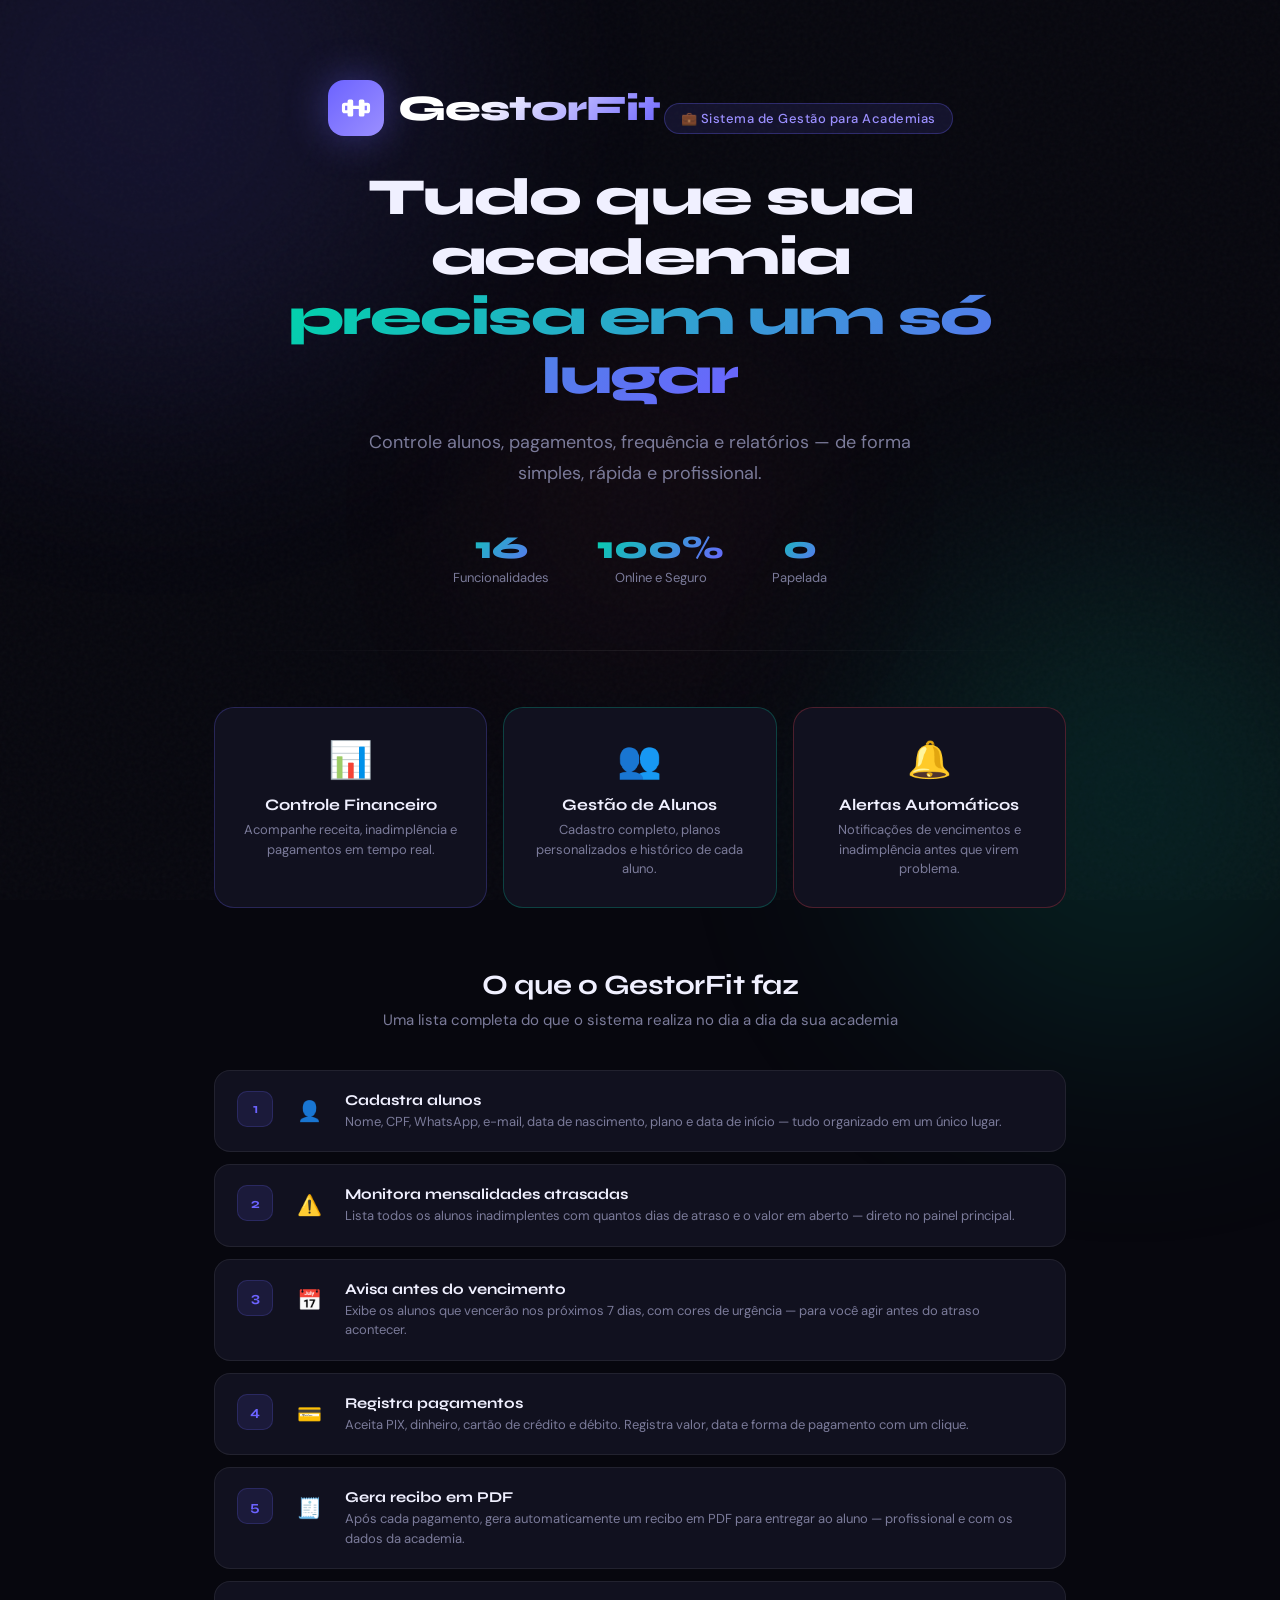
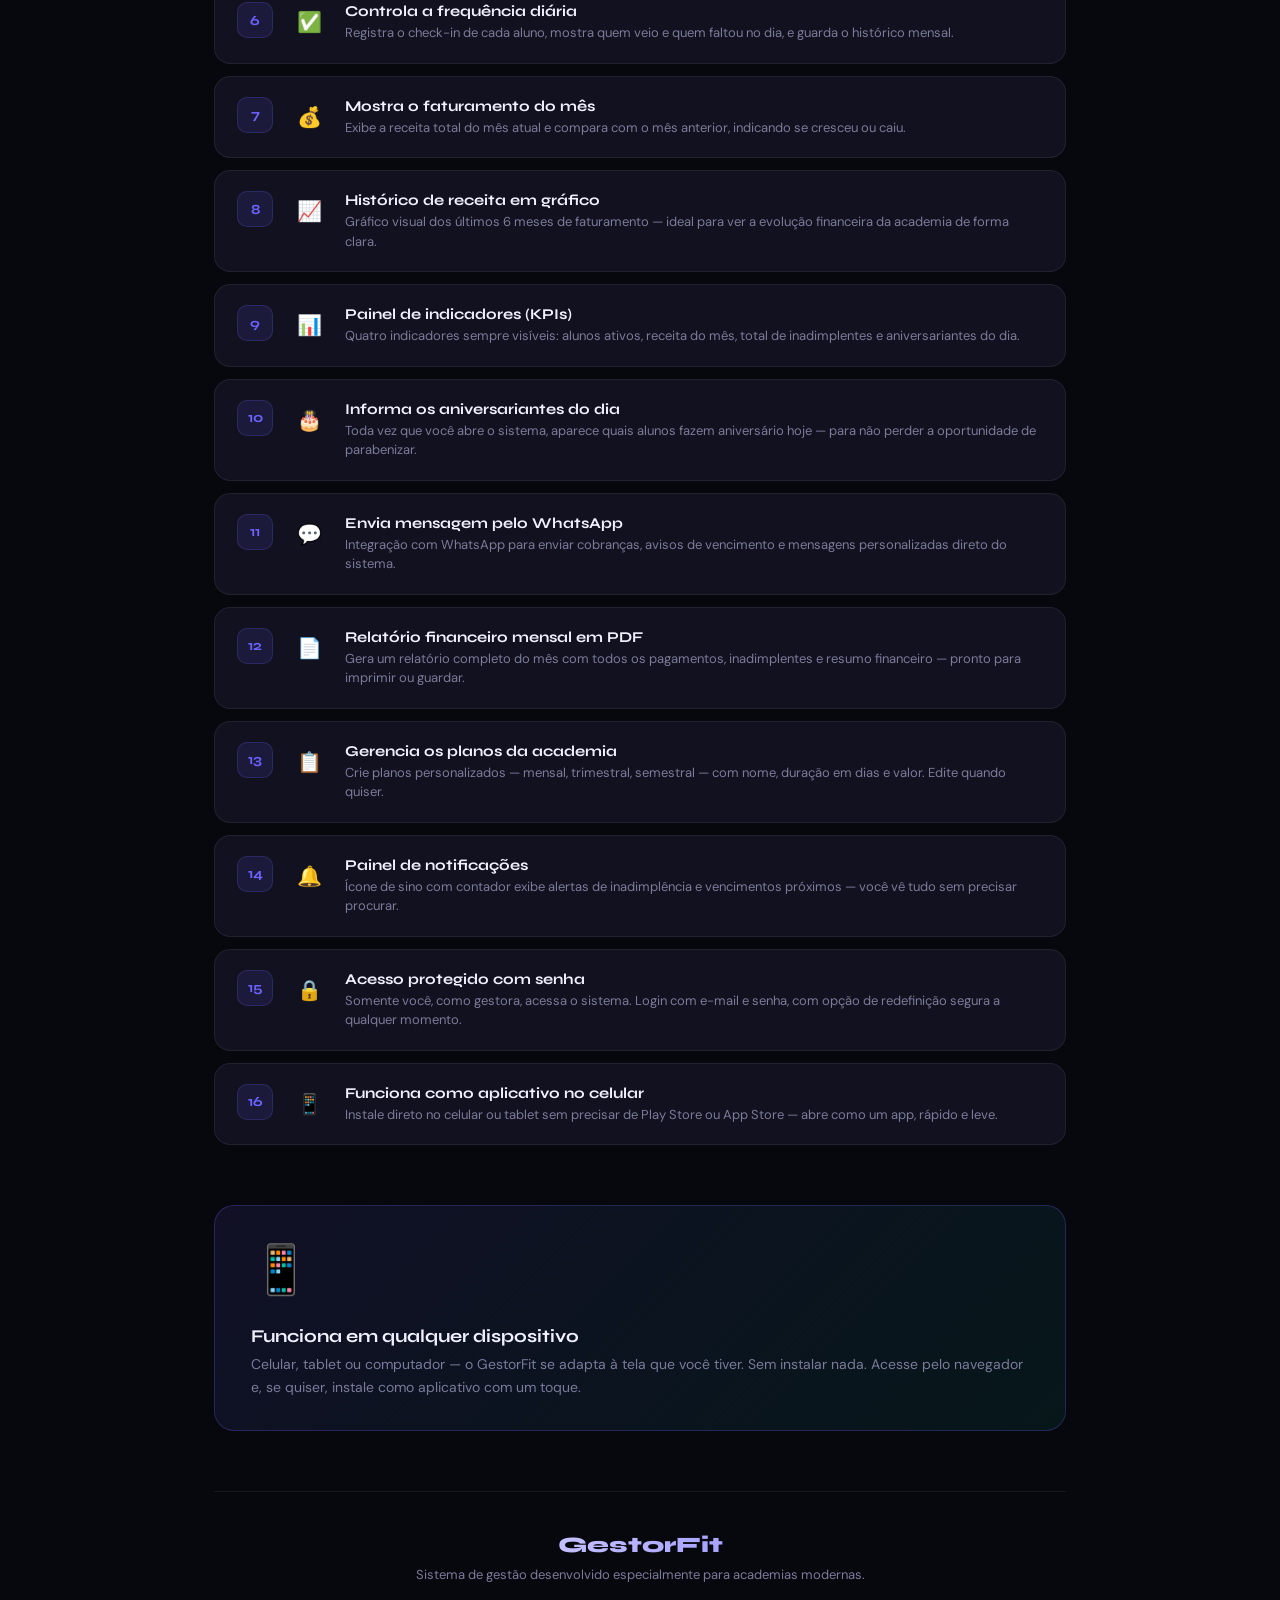
<file: apresentacao.html>
<!DOCTYPE html>
<html lang="pt-BR">
<head>
  <meta charset="UTF-8">
  <meta name="viewport" content="width=device-width, initial-scale=1.0">
  <link rel="apple-touch-icon" href="assets/icon-192.png">
  <title>GestorFit — Apresentação</title>
  <link rel="preconnect" href="https://fonts.googleapis.com">
  <link rel="preconnect" href="https://fonts.gstatic.com" crossorigin>
  <link href="https://fonts.googleapis.com/css2?family=Syne:wght@400;600;700;800&family=DM+Sans:wght@300;400;500;600&display=swap" rel="stylesheet">
  <style>
    *, *::before, *::after { box-sizing: border-box; margin: 0; padding: 0; }

    :root {
      --accent: #6C63FF;
      --accent2: #00D4AA;
      --danger: #FF4757;
      --warning: #FFA502;
      --bg: #07070E;
      --bg2: #0D0D1A;
      --card: #11111F;
      --border: rgba(255,255,255,0.07);
      --text: #F0F0FF;
      --muted: #7B7B9A;
    }

    html { scroll-behavior: smooth; }

    body {
      font-family: 'DM Sans', sans-serif;
      background: var(--bg);
      color: var(--text);
      min-height: 100vh;
      overflow-x: hidden;
    }

    /* ── NOISE TEXTURE ── */
    body::before {
      content: '';
      position: fixed;
      inset: 0;
      background-image: url("data:image/svg+xml,%3Csvg viewBox='0 0 256 256' xmlns='http://www.w3.org/2000/svg'%3E%3Cfilter id='n'%3E%3CfeTurbulence type='fractalNoise' baseFrequency='0.9' numOctaves='4' stitchTiles='stitch'/%3E%3C/filter%3E%3Crect width='100%25' height='100%25' filter='url(%23n)' opacity='0.03'/%3E%3C/svg%3E");
      pointer-events: none;
      z-index: 0;
    }

    /* ── GLOW BLOBS ── */
    .blob {
      position: fixed;
      border-radius: 50%;
      filter: blur(120px);
      opacity: 0.12;
      pointer-events: none;
      z-index: 0;
    }
    .blob-1 { width: 600px; height: 600px; background: var(--accent); top: -200px; left: -150px; }
    .blob-2 { width: 500px; height: 500px; background: var(--accent2); bottom: -150px; right: -100px; }
    .blob-3 { width: 300px; height: 300px; background: var(--danger); top: 40%; left: 50%; transform: translateX(-50%); opacity: 0.06; }

    /* ── CONTAINER ── */
    .wrapper { position: relative; z-index: 1; max-width: 900px; margin: 0 auto; padding: 0 24px 80px; }

    /* ── HERO ── */
    .hero {
      text-align: center;
      padding: 80px 0 64px;
    }

    .logo-wrap {
      display: inline-flex;
      align-items: center;
      gap: 14px;
      margin-bottom: 32px;
    }

    .logo-icon {
      width: 56px;
      height: 56px;
      background: linear-gradient(135deg, var(--accent), #9B8FFF);
      border-radius: 16px;
      display: flex;
      align-items: center;
      justify-content: center;
      box-shadow: 0 0 40px rgba(108,99,255,0.4);
    }

    .logo-icon svg {
      width: 30px;
      height: 30px;
      stroke: white;
      fill: none;
      stroke-width: 2.5;
      stroke-linecap: round;
      stroke-linejoin: round;
    }

    .logo-name {
      font-family: 'Syne', sans-serif;
      font-size: 36px;
      font-weight: 800;
      background: linear-gradient(135deg, #fff 30%, var(--accent));
      -webkit-background-clip: text;
      -webkit-text-fill-color: transparent;
      background-clip: text;
      letter-spacing: -1px;
    }

    .hero-badge {
      display: inline-block;
      padding: 6px 16px;
      background: rgba(108,99,255,0.12);
      border: 1px solid rgba(108,99,255,0.3);
      border-radius: 100px;
      font-size: 13px;
      color: #9B8FFF;
      font-weight: 500;
      margin-bottom: 24px;
      letter-spacing: 0.5px;
    }

    .hero h1 {
      font-family: 'Syne', sans-serif;
      font-size: clamp(32px, 6vw, 52px);
      font-weight: 800;
      line-height: 1.15;
      letter-spacing: -1.5px;
      margin-bottom: 20px;
    }

    .hero h1 span {
      background: linear-gradient(135deg, var(--accent2), var(--accent));
      -webkit-background-clip: text;
      -webkit-text-fill-color: transparent;
      background-clip: text;
    }

    .hero p {
      font-size: 18px;
      color: var(--muted);
      max-width: 560px;
      margin: 0 auto 40px;
      line-height: 1.7;
      font-weight: 400;
    }

    .hero-stats {
      display: flex;
      justify-content: center;
      gap: 48px;
      flex-wrap: wrap;
    }

    .stat-item {
      text-align: center;
    }

    .stat-num {
      font-family: 'Syne', sans-serif;
      font-size: 32px;
      font-weight: 800;
      background: linear-gradient(135deg, var(--accent2), var(--accent));
      -webkit-background-clip: text;
      -webkit-text-fill-color: transparent;
      background-clip: text;
    }

    .stat-label {
      font-size: 13px;
      color: var(--muted);
      margin-top: 2px;
    }

    /* ── DIVIDER ── */
    .divider {
      height: 1px;
      background: linear-gradient(90deg, transparent, var(--border), transparent);
      margin: 0 0 56px;
    }

    /* ── SECTION TITLE ── */
    .section-title {
      text-align: center;
      margin-bottom: 40px;
    }

    .section-title h2 {
      font-family: 'Syne', sans-serif;
      font-size: 28px;
      font-weight: 700;
      margin-bottom: 8px;
      letter-spacing: -0.5px;
    }

    .section-title p {
      font-size: 15px;
      color: var(--muted);
    }

    /* ── FEATURE LIST ── */
    .features {
      display: flex;
      flex-direction: column;
      gap: 12px;
      margin-bottom: 60px;
    }

    .feature-item {
      display: flex;
      align-items: flex-start;
      gap: 16px;
      background: var(--card);
      border: 1px solid var(--border);
      border-radius: 16px;
      padding: 20px 22px;
      transition: border-color .2s, transform .2s, box-shadow .2s;
      cursor: default;
    }

    .feature-item:hover {
      border-color: rgba(108,99,255,0.3);
      transform: translateX(4px);
      box-shadow: 0 8px 32px rgba(0,0,0,0.3), -4px 0 0 var(--accent);
    }

    .feature-num {
      flex-shrink: 0;
      width: 36px;
      height: 36px;
      border-radius: 10px;
      display: flex;
      align-items: center;
      justify-content: center;
      font-family: 'Syne', sans-serif;
      font-size: 14px;
      font-weight: 700;
      background: rgba(108,99,255,0.12);
      color: var(--accent);
      border: 1px solid rgba(108,99,255,0.2);
    }

    .feature-icon {
      flex-shrink: 0;
      width: 40px;
      height: 40px;
      border-radius: 12px;
      display: flex;
      align-items: center;
      justify-content: center;
      font-size: 20px;
    }

    .feature-body {
      flex: 1;
    }

    .feature-title {
      font-family: 'Syne', sans-serif;
      font-size: 15px;
      font-weight: 700;
      margin-bottom: 3px;
      color: var(--text);
    }

    .feature-desc {
      font-size: 13px;
      color: var(--muted);
      line-height: 1.5;
    }

    /* ── HIGHLIGHT CARDS ── */
    .highlights {
      display: grid;
      grid-template-columns: repeat(auto-fit, minmax(240px, 1fr));
      gap: 16px;
      margin-bottom: 60px;
    }

    .highlight-card {
      background: var(--card);
      border: 1px solid var(--border);
      border-radius: 20px;
      padding: 28px 24px;
      text-align: center;
      transition: transform .2s, box-shadow .2s;
    }

    .highlight-card:hover {
      transform: translateY(-4px);
      box-shadow: 0 20px 60px rgba(0,0,0,0.4);
    }

    .highlight-card.purple { border-color: rgba(108,99,255,0.25); }
    .highlight-card.teal   { border-color: rgba(0,212,170,0.25); }
    .highlight-card.red    { border-color: rgba(255,71,87,0.25); }

    .highlight-emoji { font-size: 36px; margin-bottom: 12px; display: block; }

    .highlight-card h3 {
      font-family: 'Syne', sans-serif;
      font-size: 16px;
      font-weight: 700;
      margin-bottom: 6px;
    }

    .highlight-card p {
      font-size: 13px;
      color: var(--muted);
      line-height: 1.5;
    }

    /* ── PWA BANNER ── */
    .pwa-banner {
      background: linear-gradient(135deg, rgba(108,99,255,0.1), rgba(0,212,170,0.08));
      border: 1px solid rgba(108,99,255,0.25);
      border-radius: 20px;
      padding: 32px 36px;
      display: flex;
      align-items: center;
      gap: 24px;
      margin-bottom: 60px;
      flex-wrap: wrap;
    }

    .pwa-banner-icon {
      font-size: 48px;
      flex-shrink: 0;
    }

    .pwa-banner-text h3 {
      font-family: 'Syne', sans-serif;
      font-size: 18px;
      font-weight: 700;
      margin-bottom: 6px;
    }

    .pwa-banner-text p {
      font-size: 14px;
      color: var(--muted);
      line-height: 1.6;
    }

    /* ── FOOTER ── */
    .footer {
      text-align: center;
      padding: 40px 0 0;
      border-top: 1px solid var(--border);
    }

    .footer-logo {
      font-family: 'Syne', sans-serif;
      font-size: 22px;
      font-weight: 800;
      background: linear-gradient(135deg, #fff, var(--accent));
      -webkit-background-clip: text;
      -webkit-text-fill-color: transparent;
      background-clip: text;
      margin-bottom: 8px;
    }

    .footer p {
      font-size: 13px;
      color: var(--muted);
    }

    /* ── RESPONSIVE ── */
    @media (max-width: 600px) {
      .hero { padding: 56px 0 48px; }
      .hero-stats { gap: 28px; }
      .pwa-banner { flex-direction: column; text-align: center; padding: 24px; }
      .feature-item:hover { transform: none; box-shadow: none; border-color: rgba(108,99,255,0.3); }
    }

    /* ── PRINT ── */
    @media print {
      body { background: #fff; color: #000; }
      .blob, body::before { display: none; }
      .feature-item { border: 1px solid #ddd; break-inside: avoid; }
      .hero h1 span, .logo-name, .stat-num {
        -webkit-text-fill-color: var(--accent);
        color: var(--accent);
      }
    }
  </style>
</head>
<body>

<div class="blob blob-1"></div>
<div class="blob blob-2"></div>
<div class="blob blob-3"></div>

<div class="wrapper">

  <!-- ── HERO ── -->
  <section class="hero">
    <div class="logo-wrap">
      <div class="logo-icon">
        <svg viewBox="0 0 24 24"><path d="M6.5 6.5h2v11h-2zM15.5 6.5h2v11h-2z"/><path d="M8.5 11.5h7"/><rect x="2" y="9" width="4.5" height="6" rx="1"/><rect x="17.5" y="9" width="4.5" height="6" rx="1"/></svg>
      </div>
      <span class="logo-name">GestorFit</span>
    </div>

    <div class="hero-badge">💼 Sistema de Gestão para Academias</div>

    <h1>Tudo que sua academia<br><span>precisa em um só lugar</span></h1>

    <p>Controle alunos, pagamentos, frequência e relatórios — de forma simples, rápida e profissional.</p>

    <div class="hero-stats">
      <div class="stat-item">
        <div class="stat-num">16</div>
        <div class="stat-label">Funcionalidades</div>
      </div>
      <div class="stat-item">
        <div class="stat-num">100%</div>
        <div class="stat-label">Online e Seguro</div>
      </div>
      <div class="stat-item">
        <div class="stat-num">0</div>
        <div class="stat-label">Papelada</div>
      </div>
    </div>
  </section>

  <div class="divider"></div>

  <!-- ── DESTAQUES ── -->
  <div class="highlights">
    <div class="highlight-card purple">
      <span class="highlight-emoji">📊</span>
      <h3>Controle Financeiro</h3>
      <p>Acompanhe receita, inadimplência e pagamentos em tempo real.</p>
    </div>
    <div class="highlight-card teal">
      <span class="highlight-emoji">👥</span>
      <h3>Gestão de Alunos</h3>
      <p>Cadastro completo, planos personalizados e histórico de cada aluno.</p>
    </div>
    <div class="highlight-card red">
      <span class="highlight-emoji">🔔</span>
      <h3>Alertas Automáticos</h3>
      <p>Notificações de vencimentos e inadimplência antes que virem problema.</p>
    </div>
  </div>

  <!-- ── FEATURE LIST ── -->
  <div class="section-title">
    <h2>O que o GestorFit faz</h2>
    <p>Uma lista completa do que o sistema realiza no dia a dia da sua academia</p>
  </div>

  <div class="features">

    <div class="feature-item">
      <div class="feature-num">1</div>
      <div class="feature-icon">👤</div>
      <div class="feature-body">
        <div class="feature-title">Cadastra alunos</div>
        <div class="feature-desc">Nome, CPF, WhatsApp, e-mail, data de nascimento, plano e data de início — tudo organizado em um único lugar.</div>
      </div>
    </div>

    <div class="feature-item">
      <div class="feature-num">2</div>
      <div class="feature-icon">⚠️</div>
      <div class="feature-body">
        <div class="feature-title">Monitora mensalidades atrasadas</div>
        <div class="feature-desc">Lista todos os alunos inadimplentes com quantos dias de atraso e o valor em aberto — direto no painel principal.</div>
      </div>
    </div>

    <div class="feature-item">
      <div class="feature-num">3</div>
      <div class="feature-icon">📅</div>
      <div class="feature-body">
        <div class="feature-title">Avisa antes do vencimento</div>
        <div class="feature-desc">Exibe os alunos que vencerão nos próximos 7 dias, com cores de urgência — para você agir antes do atraso acontecer.</div>
      </div>
    </div>

    <div class="feature-item">
      <div class="feature-num">4</div>
      <div class="feature-icon">💳</div>
      <div class="feature-body">
        <div class="feature-title">Registra pagamentos</div>
        <div class="feature-desc">Aceita PIX, dinheiro, cartão de crédito e débito. Registra valor, data e forma de pagamento com um clique.</div>
      </div>
    </div>

    <div class="feature-item">
      <div class="feature-num">5</div>
      <div class="feature-icon">🧾</div>
      <div class="feature-body">
        <div class="feature-title">Gera recibo em PDF</div>
        <div class="feature-desc">Após cada pagamento, gera automaticamente um recibo em PDF para entregar ao aluno — profissional e com os dados da academia.</div>
      </div>
    </div>

    <div class="feature-item">
      <div class="feature-num">6</div>
      <div class="feature-icon">✅</div>
      <div class="feature-body">
        <div class="feature-title">Controla a frequência diária</div>
        <div class="feature-desc">Registra o check-in de cada aluno, mostra quem veio e quem faltou no dia, e guarda o histórico mensal.</div>
      </div>
    </div>

    <div class="feature-item">
      <div class="feature-num">7</div>
      <div class="feature-icon">💰</div>
      <div class="feature-body">
        <div class="feature-title">Mostra o faturamento do mês</div>
        <div class="feature-desc">Exibe a receita total do mês atual e compara com o mês anterior, indicando se cresceu ou caiu.</div>
      </div>
    </div>

    <div class="feature-item">
      <div class="feature-num">8</div>
      <div class="feature-icon">📈</div>
      <div class="feature-body">
        <div class="feature-title">Histórico de receita em gráfico</div>
        <div class="feature-desc">Gráfico visual dos últimos 6 meses de faturamento — ideal para ver a evolução financeira da academia de forma clara.</div>
      </div>
    </div>

    <div class="feature-item">
      <div class="feature-num">9</div>
      <div class="feature-icon">📊</div>
      <div class="feature-body">
        <div class="feature-title">Painel de indicadores (KPIs)</div>
        <div class="feature-desc">Quatro indicadores sempre visíveis: alunos ativos, receita do mês, total de inadimplentes e aniversariantes do dia.</div>
      </div>
    </div>

    <div class="feature-item">
      <div class="feature-num">10</div>
      <div class="feature-icon">🎂</div>
      <div class="feature-body">
        <div class="feature-title">Informa os aniversariantes do dia</div>
        <div class="feature-desc">Toda vez que você abre o sistema, aparece quais alunos fazem aniversário hoje — para não perder a oportunidade de parabenizar.</div>
      </div>
    </div>

    <div class="feature-item">
      <div class="feature-num">11</div>
      <div class="feature-icon">💬</div>
      <div class="feature-body">
        <div class="feature-title">Envia mensagem pelo WhatsApp</div>
        <div class="feature-desc">Integração com WhatsApp para enviar cobranças, avisos de vencimento e mensagens personalizadas direto do sistema.</div>
      </div>
    </div>

    <div class="feature-item">
      <div class="feature-num">12</div>
      <div class="feature-icon">📄</div>
      <div class="feature-body">
        <div class="feature-title">Relatório financeiro mensal em PDF</div>
        <div class="feature-desc">Gera um relatório completo do mês com todos os pagamentos, inadimplentes e resumo financeiro — pronto para imprimir ou guardar.</div>
      </div>
    </div>

    <div class="feature-item">
      <div class="feature-num">13</div>
      <div class="feature-icon">📋</div>
      <div class="feature-body">
        <div class="feature-title">Gerencia os planos da academia</div>
        <div class="feature-desc">Crie planos personalizados — mensal, trimestral, semestral — com nome, duração em dias e valor. Edite quando quiser.</div>
      </div>
    </div>

    <div class="feature-item">
      <div class="feature-num">14</div>
      <div class="feature-icon">🔔</div>
      <div class="feature-body">
        <div class="feature-title">Painel de notificações</div>
        <div class="feature-desc">Ícone de sino com contador exibe alertas de inadimplência e vencimentos próximos — você vê tudo sem precisar procurar.</div>
      </div>
    </div>

    <div class="feature-item">
      <div class="feature-num">15</div>
      <div class="feature-icon">🔒</div>
      <div class="feature-body">
        <div class="feature-title">Acesso protegido com senha</div>
        <div class="feature-desc">Somente você, como gestora, acessa o sistema. Login com e-mail e senha, com opção de redefinição segura a qualquer momento.</div>
      </div>
    </div>

    <div class="feature-item">
      <div class="feature-num">16</div>
      <div class="feature-icon">📱</div>
      <div class="feature-body">
        <div class="feature-title">Funciona como aplicativo no celular</div>
        <div class="feature-desc">Instale direto no celular ou tablet sem precisar de Play Store ou App Store — abre como um app, rápido e leve.</div>
      </div>
    </div>

  </div>

  <!-- ── PWA BANNER ── -->
  <div class="pwa-banner">
    <div class="pwa-banner-icon">📱</div>
    <div class="pwa-banner-text">
      <h3>Funciona em qualquer dispositivo</h3>
      <p>Celular, tablet ou computador — o GestorFit se adapta à tela que você tiver. Sem instalar nada. Acesse pelo navegador e, se quiser, instale como aplicativo com um toque.</p>
    </div>
  </div>

  <!-- ── FOOTER ── -->
  <div class="footer">
    <div class="footer-logo">GestorFit</div>
    <p>Sistema de gestão desenvolvido especialmente para academias modernas.</p>
  </div>

</div>

</body>
</html>
</file>
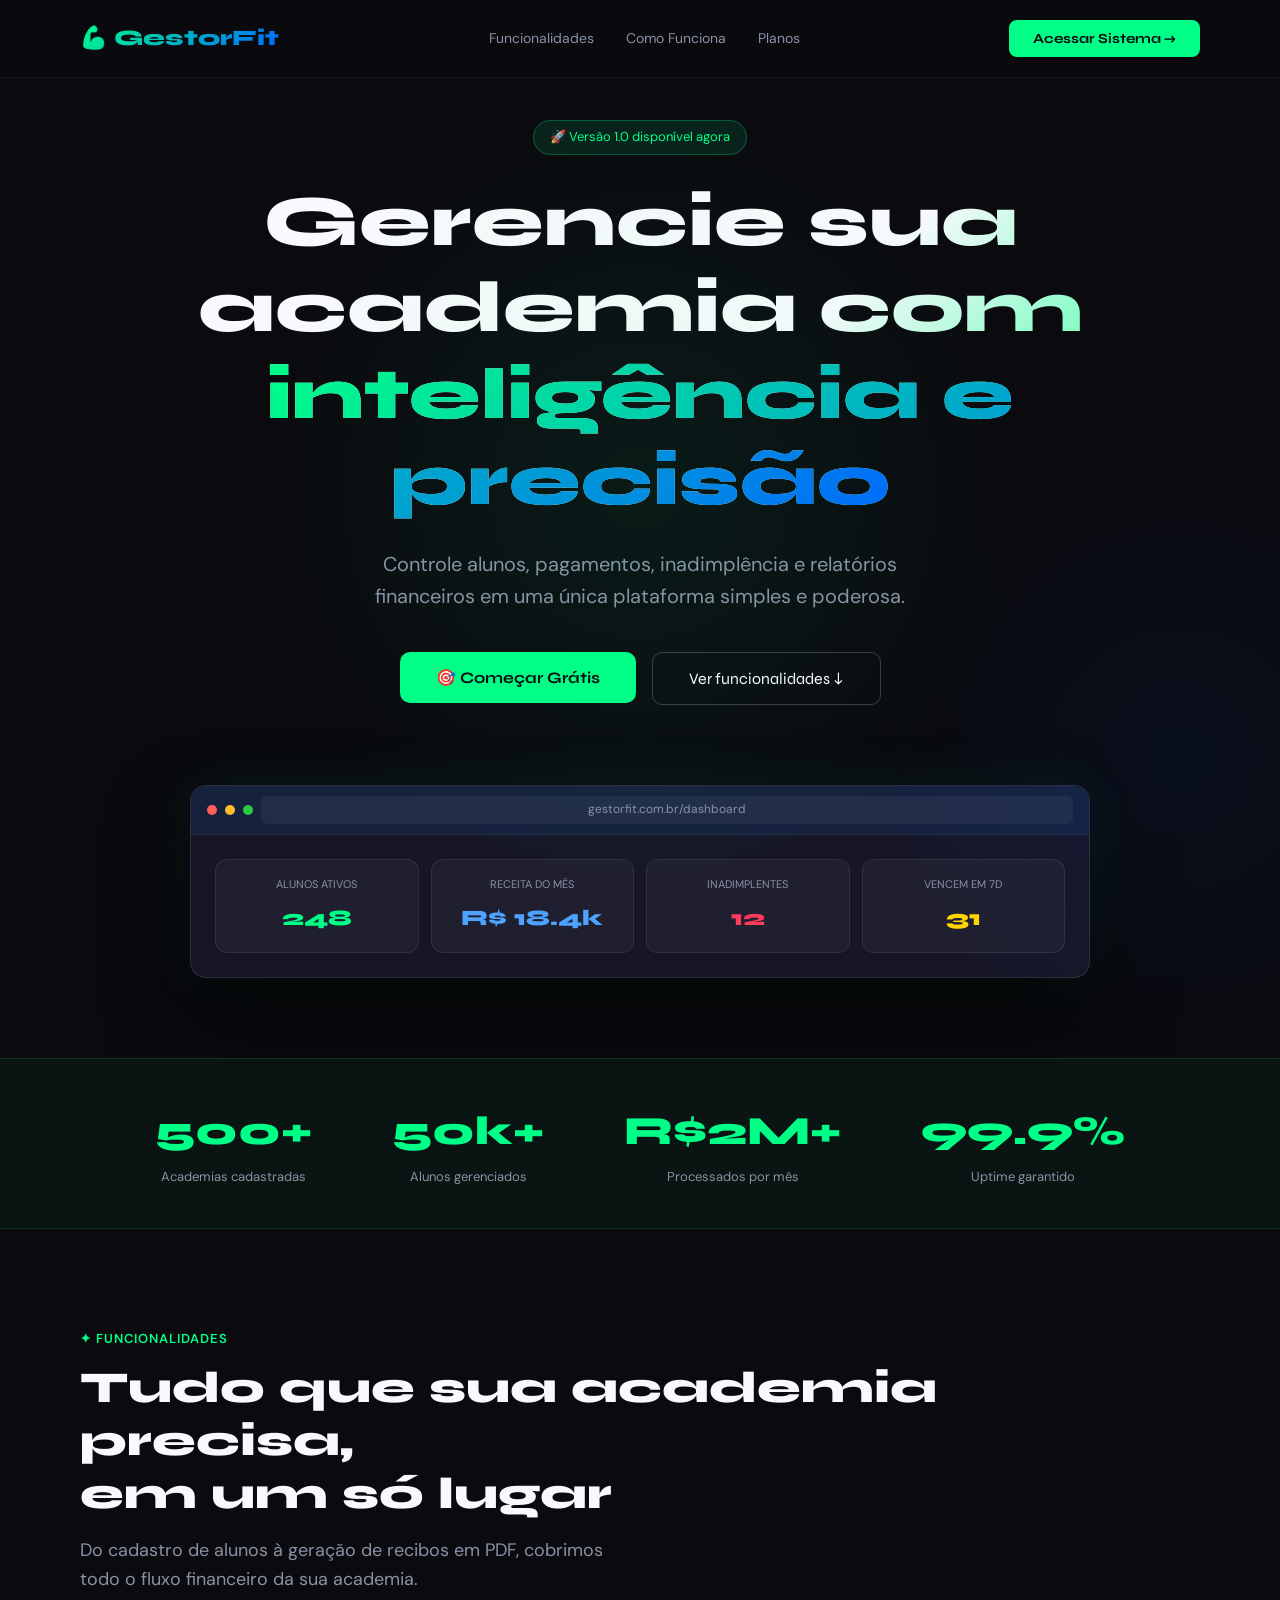
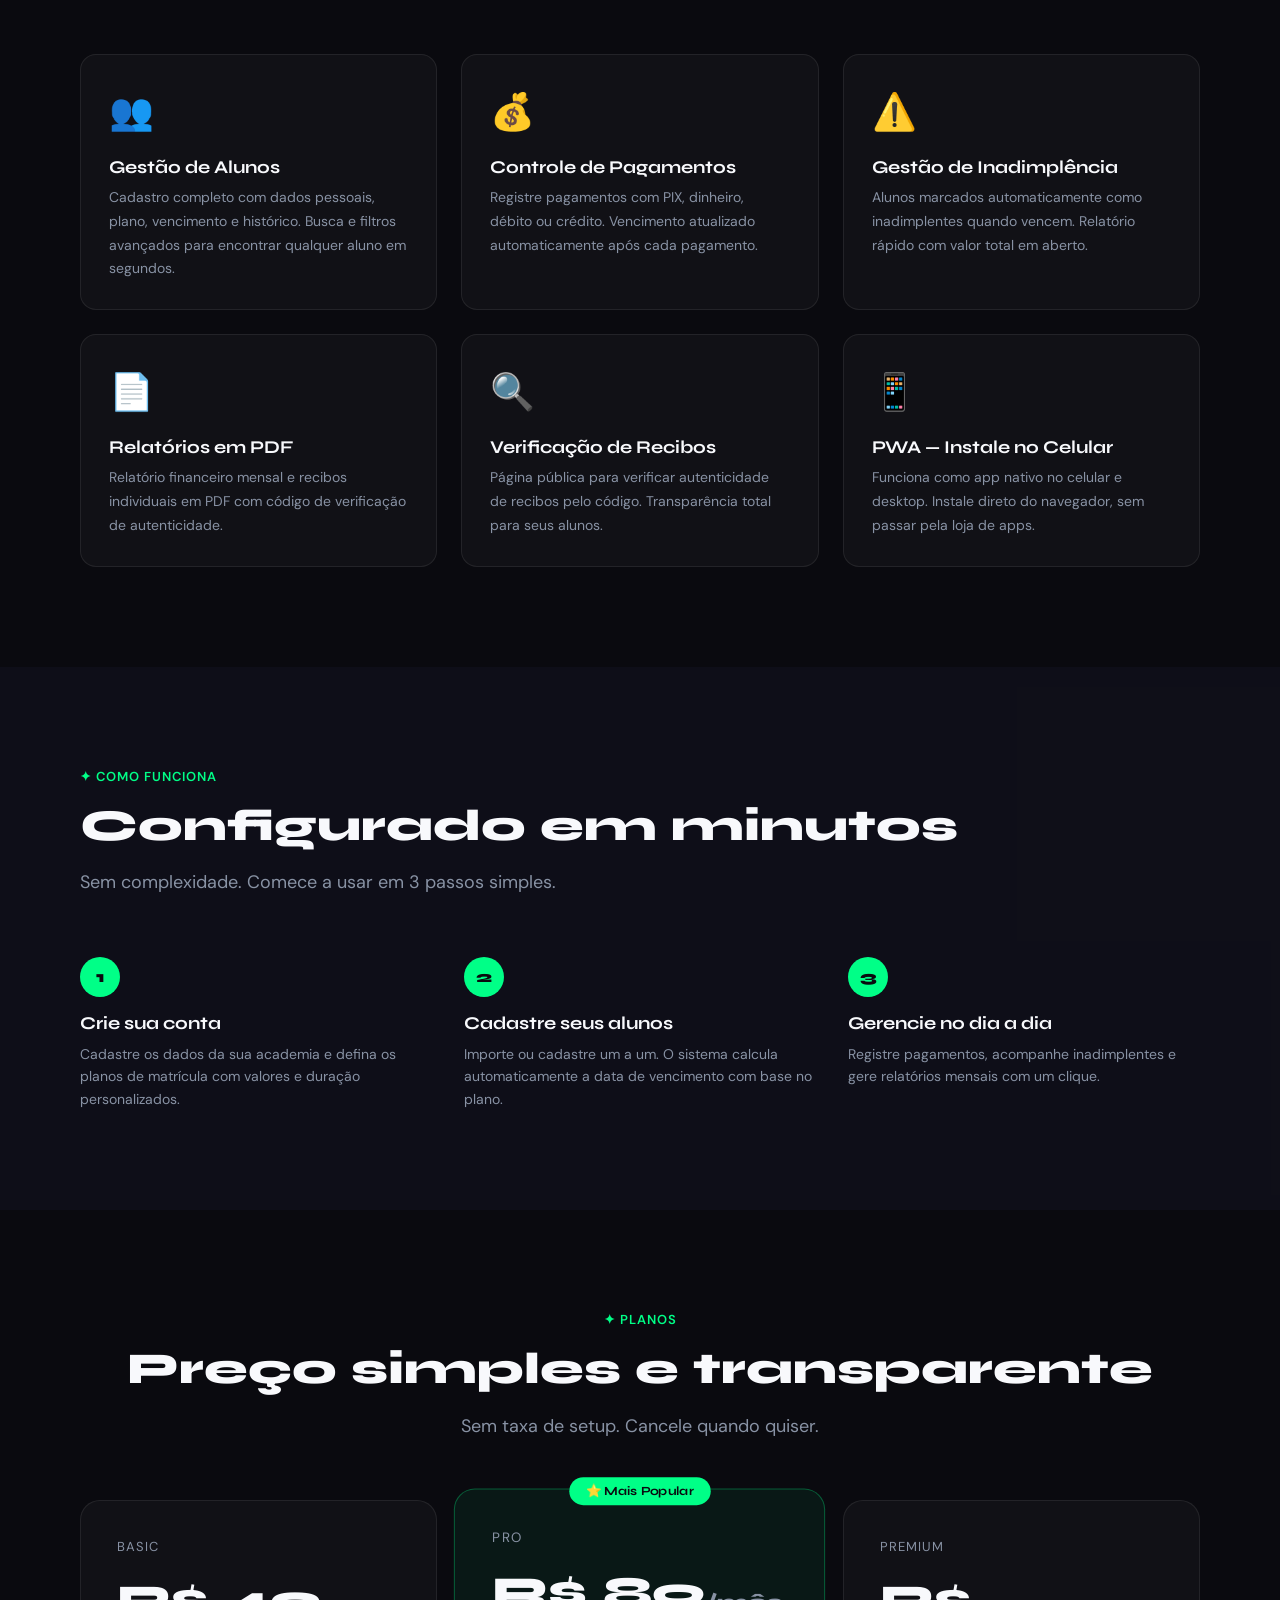
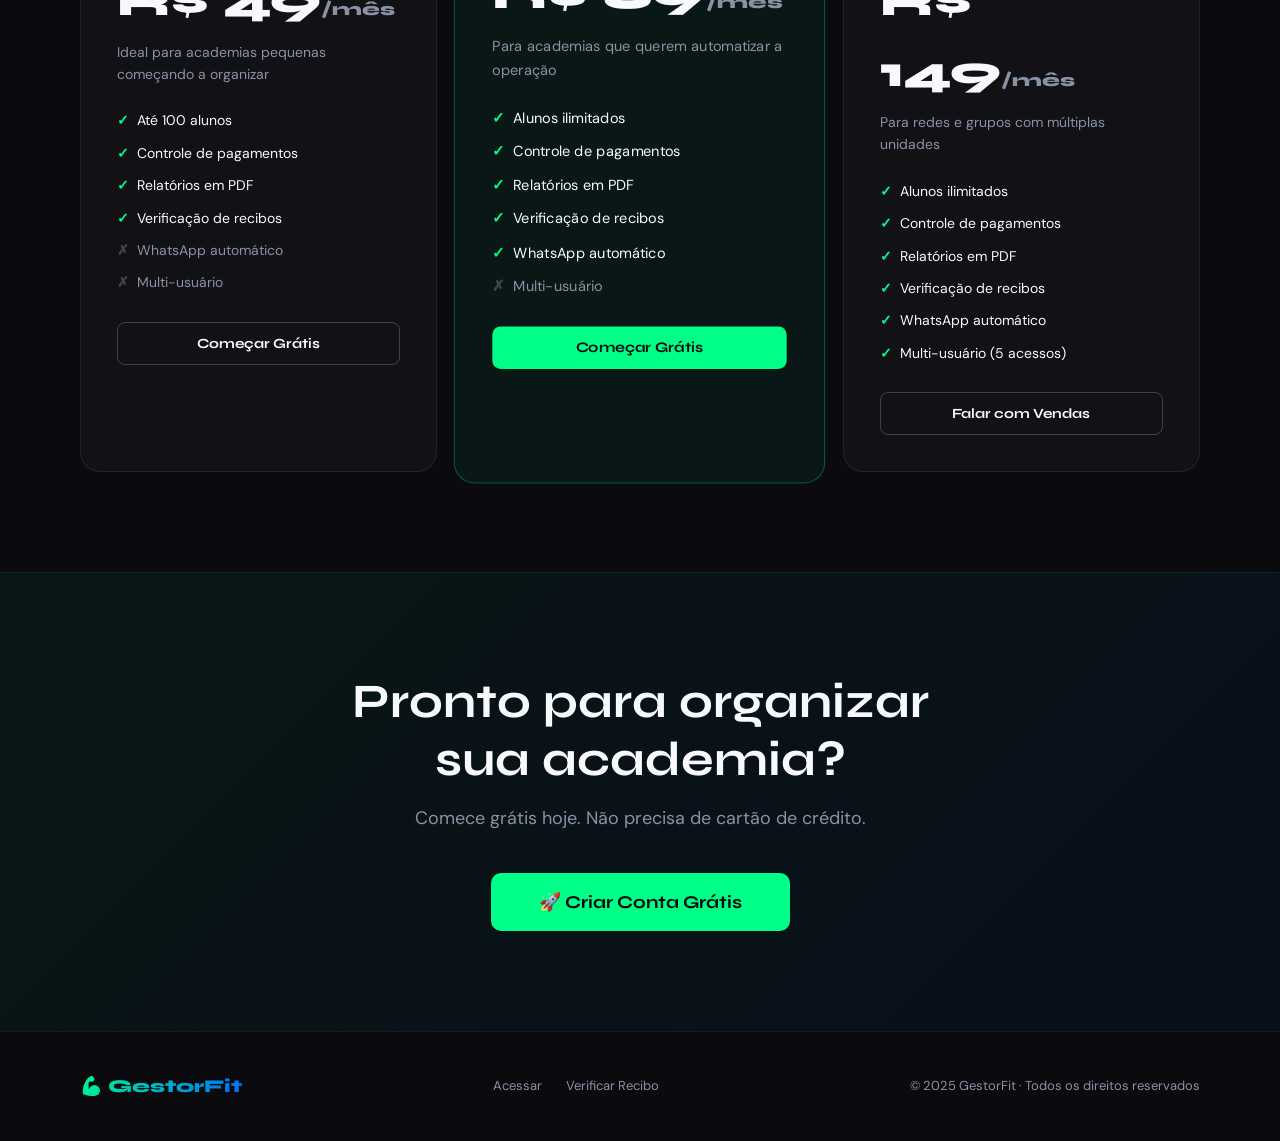
<file: landing.html>
<!DOCTYPE html>
<html lang="pt-BR">
<head>
  <meta charset="UTF-8">
  <meta name="viewport" content="width=device-width, initial-scale=1.0">
  <title>GestorFit — Sistema de Gestão para Academias</title>
  <link rel="icon" href="assets/icons/icon-72.png">
  <link rel="apple-touch-icon" href="assets/icon-192.png">
  <link rel="preconnect" href="https://fonts.googleapis.com">
  <link rel="stylesheet" href="https://fonts.googleapis.com/css2?family=Syne:wght@400;600;700;800&family=DM+Sans:wght@300;400;500&display=swap">
  <style>
    :root {
      --preto: #0A0A0F;
      --grafite: #1A1A2E;
      --verde: #00FF87;
      --verde-md: #00C96B;
      --azul: #0066FF;
      --vermelho: #FF3B5C;
      --amarelo: #FFD600;
      --branco: #F8F9FC;
      --cinza: #8892A4;
      --font-d: 'Syne', sans-serif;
      --font-b: 'DM Sans', sans-serif;
    }
    * { margin: 0; padding: 0; box-sizing: border-box; }
    html { scroll-behavior: smooth; }
    body { background: var(--preto); color: var(--branco); font-family: var(--font-b); font-size: 16px; line-height: 1.6; overflow-x: hidden; }
    h1,h2,h3,h4 { font-family: var(--font-d); line-height: 1.2; }
    a { color: inherit; text-decoration: none; }

    /* NAV */
    nav {
      display: flex; align-items: center; justify-content: space-between;
      padding: 20px 80px;
      position: fixed; top: 0; left: 0; right: 0; z-index: 100;
      background: rgba(10,10,15,0.85); backdrop-filter: blur(20px);
      border-bottom: 1px solid rgba(255,255,255,0.06);
    }
    .nav-brand { display: flex; align-items: center; gap: 10px; font-family: var(--font-d); font-size: 22px; font-weight: 800; background: linear-gradient(135deg, var(--verde), var(--azul)); -webkit-background-clip: text; -webkit-text-fill-color: transparent; }
    .nav-links { display: flex; gap: 32px; font-size: 14px; color: var(--cinza); }
    .nav-links a:hover { color: var(--branco); }
    .nav-cta { background: var(--verde); color: var(--preto); border: none; border-radius: 8px; padding: 10px 24px; font-family: var(--font-d); font-weight: 700; font-size: 14px; cursor: pointer; transition: all 0.2s; }
    .nav-cta:hover { background: #00e87a; transform: translateY(-1px); box-shadow: 0 0 20px rgba(0,255,135,0.3); }

    /* HERO */
    .hero {
      min-height: 100vh;
      display: flex; align-items: center; justify-content: center;
      text-align: center;
      padding: 120px 80px 80px;
      position: relative;
      overflow: hidden;
    }
    .hero::before {
      content: '';
      position: absolute;
      width: 800px; height: 800px;
      border-radius: 50%;
      background: radial-gradient(circle, rgba(0,255,135,0.07) 0%, transparent 70%);
      top: 50%; left: 50%; transform: translate(-50%,-55%);
      pointer-events: none;
    }
    .hero::after {
      content: '';
      position: absolute;
      width: 600px; height: 600px;
      border-radius: 50%;
      background: radial-gradient(circle, rgba(0,102,255,0.06) 0%, transparent 70%);
      bottom: 0; right: -200px;
      pointer-events: none;
    }
    .hero-badge {
      display: inline-flex; align-items: center; gap: 8px;
      background: rgba(0,255,135,0.1); border: 1px solid rgba(0,255,135,0.25);
      border-radius: 20px; padding: 6px 16px; font-size: 13px;
      color: var(--verde); margin-bottom: 24px;
      animation: fadeDown 0.6s ease;
    }
    .hero h1 {
      font-size: clamp(40px, 6vw, 72px); font-weight: 800;
      margin-bottom: 24px;
      background: linear-gradient(135deg, var(--branco) 60%, var(--verde) 100%);
      -webkit-background-clip: text; -webkit-text-fill-color: transparent;
      animation: fadeDown 0.7s ease;
    }
    .hero h1 .destaque {
      background: linear-gradient(135deg, var(--verde), var(--azul));
      -webkit-background-clip: text; -webkit-text-fill-color: transparent;
    }
    .hero p {
      font-size: 20px; color: var(--cinza); max-width: 600px; margin: 0 auto 40px;
      animation: fadeDown 0.8s ease;
    }
    .hero-actions {
      display: flex; justify-content: center; gap: 16px; flex-wrap: wrap;
      animation: fadeDown 0.9s ease;
    }
    .btn-hero-primary {
      background: var(--verde); color: var(--preto);
      border: none; border-radius: 10px;
      padding: 16px 36px; font-family: var(--font-d); font-weight: 700; font-size: 16px;
      cursor: pointer; transition: all 0.2s;
      display: inline-flex; align-items: center; gap: 8px;
    }
    .btn-hero-primary:hover { background: #00e87a; box-shadow: 0 0 40px rgba(0,255,135,0.4); transform: translateY(-2px); }
    .btn-hero-secondary {
      background: transparent; color: var(--branco);
      border: 1px solid rgba(255,255,255,0.2); border-radius: 10px;
      padding: 16px 36px; font-family: var(--font-d); font-size: 16px;
      cursor: pointer; transition: all 0.2s;
    }
    .btn-hero-secondary:hover { background: rgba(255,255,255,0.06); border-color: rgba(255,255,255,0.4); }

    /* PREVIEW */
    .hero-preview {
      margin: 80px auto 0; max-width: 900px;
      background: rgba(26,26,46,0.8); border: 1px solid rgba(255,255,255,0.1);
      border-radius: 16px; overflow: hidden;
      box-shadow: 0 40px 80px rgba(0,0,0,0.6), 0 0 60px rgba(0,255,135,0.08);
      animation: fadeUp 1s ease;
    }
    .preview-bar {
      background: #16213E; padding: 10px 16px;
      display: flex; align-items: center; gap: 8px;
      border-bottom: 1px solid rgba(255,255,255,0.06);
    }
    .preview-dot { width: 10px; height: 10px; border-radius: 50%; }
    .preview-dot:nth-child(1) { background: #FF5F57; }
    .preview-dot:nth-child(2) { background: #FEBC2E; }
    .preview-dot:nth-child(3) { background: #28C840; }
    .preview-url {
      flex: 1; background: rgba(255,255,255,0.05); border-radius: 6px;
      padding: 4px 12px; font-size: 12px; color: var(--cinza); text-align: center;
    }
    .preview-body {
      padding: 24px;
      display: grid; grid-template-columns: repeat(4, 1fr); gap: 12px;
    }
    .preview-card {
      background: rgba(255,255,255,0.04); border: 1px solid rgba(255,255,255,0.08);
      border-radius: 12px; padding: 16px;
    }
    .preview-card-label { font-size: 11px; color: var(--cinza); margin-bottom: 8px; text-transform: uppercase; }
    .preview-card-val { font-family: var(--font-d); font-size: 22px; font-weight: 800; }
    .pc-verde { color: var(--verde); }
    .pc-azul { color: #4da3ff; }
    .pc-vermelho { color: var(--vermelho); }
    .pc-amarelo { color: var(--amarelo); }

    /* STATS */
    .stats-strip {
      background: rgba(0,255,135,0.04); border-top: 1px solid rgba(0,255,135,0.15); border-bottom: 1px solid rgba(0,255,135,0.15);
      padding: 40px 80px;
      display: flex; justify-content: center; gap: 80px; flex-wrap: wrap;
    }
    .stat { text-align: center; }
    .stat-num { font-family: var(--font-d); font-size: 40px; font-weight: 800; color: var(--verde); }
    .stat-desc { font-size: 13px; color: var(--cinza); margin-top: 4px; }

    /* FEATURES */
    section.features { padding: 100px 80px; }
    .section-tag { color: var(--verde); font-size: 13px; font-weight: 600; text-transform: uppercase; letter-spacing: 1px; margin-bottom: 12px; }
    .section-title { font-size: clamp(28px, 4vw, 44px); font-weight: 800; margin-bottom: 16px; }
    .section-sub { font-size: 18px; color: var(--cinza); max-width: 560px; }
    .features-grid { display: grid; grid-template-columns: repeat(3, 1fr); gap: 24px; margin-top: 60px; }
    .feature-card {
      background: rgba(255,255,255,0.03); border: 1px solid rgba(255,255,255,0.08);
      border-radius: 16px; padding: 28px;
      transition: all 0.3s;
    }
    .feature-card:hover { background: rgba(0,255,135,0.05); border-color: rgba(0,255,135,0.2); transform: translateY(-4px); }
    .feature-icon { font-size: 36px; margin-bottom: 16px; }
    .feature-card h3 { font-size: 18px; margin-bottom: 8px; }
    .feature-card p { font-size: 14px; color: var(--cinza); line-height: 1.7; }

    /* HOW IT WORKS */
    section.how { padding: 100px 80px; background: rgba(26,26,46,0.3); }
    .steps { display: flex; gap: 32px; margin-top: 60px; flex-wrap: wrap; }
    .step { flex: 1; min-width: 200px; }
    .step-num { width: 40px; height: 40px; border-radius: 50%; background: var(--verde); color: var(--preto); font-family: var(--font-d); font-weight: 800; display: flex; align-items: center; justify-content: center; font-size: 16px; margin-bottom: 16px; }
    .step h3 { font-size: 18px; margin-bottom: 8px; }
    .step p { font-size: 14px; color: var(--cinza); }

    /* PRICING */
    section.pricing { padding: 100px 80px; }
    .pricing-grid { display: grid; grid-template-columns: repeat(3, 1fr); gap: 24px; margin-top: 60px; }
    .pricing-card {
      background: rgba(255,255,255,0.03); border: 1px solid rgba(255,255,255,0.08);
      border-radius: 20px; padding: 36px; position: relative;
    }
    .pricing-card.destaque {
      background: rgba(0,255,135,0.06); border-color: rgba(0,255,135,0.3);
      transform: scale(1.04);
    }
    .pricing-tag { position: absolute; top: -12px; left: 50%; transform: translateX(-50%); background: var(--verde); color: var(--preto); padding: 4px 16px; border-radius: 20px; font-size: 12px; font-weight: 700; font-family: var(--font-d); white-space: nowrap; }
    .pricing-plan { font-size: 13px; color: var(--cinza); text-transform: uppercase; letter-spacing: 1px; margin-bottom: 8px; }
    .pricing-price { font-family: var(--font-d); font-size: 44px; font-weight: 800; margin-bottom: 4px; }
    .pricing-price span { font-size: 18px; color: var(--cinza); }
    .pricing-desc { font-size: 14px; color: var(--cinza); margin-bottom: 24px; }
    .pricing-items { list-style: none; display: flex; flex-direction: column; gap: 10px; margin-bottom: 28px; }
    .pricing-items li { font-size: 14px; display: flex; align-items: center; gap: 8px; }
    .pricing-items li::before { content: '✓'; color: var(--verde); font-weight: 700; }
    .pricing-items li.off { color: var(--cinza); }
    .pricing-items li.off::before { content: '✗'; color: rgba(136,146,164,0.4); }
    .btn-pricing-outline { width: 100%; padding: 12px; background: transparent; border: 1px solid rgba(255,255,255,0.2); border-radius: 8px; color: var(--branco); font-family: var(--font-d); font-weight: 700; font-size: 14px; cursor: pointer; transition: all 0.2s; }
    .btn-pricing-outline:hover { background: rgba(255,255,255,0.06); }
    .btn-pricing-solid { width: 100%; padding: 12px; background: var(--verde); border: none; border-radius: 8px; color: var(--preto); font-family: var(--font-d); font-weight: 700; font-size: 14px; cursor: pointer; transition: all 0.2s; }
    .btn-pricing-solid:hover { background: #00e87a; box-shadow: 0 0 20px rgba(0,255,135,0.3); }

    /* CTA */
    section.cta {
      padding: 100px 80px; text-align: center;
      background: linear-gradient(135deg, rgba(0,255,135,0.05) 0%, rgba(0,102,255,0.05) 100%);
      border-top: 1px solid rgba(0,255,135,0.1);
    }
    .cta h2 { font-size: clamp(28px, 4vw, 48px); margin-bottom: 16px; }
    .cta p { font-size: 18px; color: var(--cinza); margin-bottom: 40px; }

    /* FOOTER */
    footer {
      padding: 40px 80px;
      border-top: 1px solid rgba(255,255,255,0.06);
      display: flex; align-items: center; justify-content: space-between;
      font-size: 13px; color: var(--cinza); flex-wrap: wrap; gap: 16px;
    }
    .footer-links { display: flex; gap: 24px; }
    .footer-links a:hover { color: var(--verde); }

    /* ANIMATIONS */
    @keyframes fadeDown { from { opacity: 0; transform: translateY(-20px); } to { opacity: 1; transform: translateY(0); } }
    @keyframes fadeUp { from { opacity: 0; transform: translateY(40px); } to { opacity: 1; transform: translateY(0); } }

    @media (max-width: 900px) {
      nav { padding: 16px 24px; }
      .nav-links { display: none; }
      .hero { padding: 100px 24px 60px; }
      .stats-strip { padding: 32px 24px; gap: 40px; }
      section.features, section.how, section.pricing, section.cta { padding: 60px 24px; }
      .features-grid, .pricing-grid { grid-template-columns: 1fr; }
      .pricing-card.destaque { transform: none; }
      .preview-body { grid-template-columns: repeat(2, 1fr); }
      footer { padding: 24px; flex-direction: column; text-align: center; }
    }
  </style>
</head>
<body>

<!-- NAV -->
<nav>
  <div class="nav-brand">💪 GestorFit</div>
  <div class="nav-links">
    <a href="#funcionalidades">Funcionalidades</a>
    <a href="#como-funciona">Como Funciona</a>
    <a href="#planos">Planos</a>
  </div>
  <a href="login.html"><button class="nav-cta">Acessar Sistema →</button></a>
</nav>

<!-- HERO -->
<section class="hero">
  <div>
    <div class="hero-badge">🚀 Versão 1.0 disponível agora</div>
    <h1>Gerencie sua academia com<br><span class="destaque">inteligência e precisão</span></h1>
    <p>Controle alunos, pagamentos, inadimplência e relatórios financeiros em uma única plataforma simples e poderosa.</p>
    <div class="hero-actions">
      <a href="login.html"><button class="btn-hero-primary">🎯 Começar Grátis</button></a>
      <a href="#funcionalidades"><button class="btn-hero-secondary">Ver funcionalidades ↓</button></a>
    </div>

    <!-- Preview mockup -->
    <div class="hero-preview">
      <div class="preview-bar">
        <div class="preview-dot"></div>
        <div class="preview-dot"></div>
        <div class="preview-dot"></div>
        <div class="preview-url">gestorfit.com.br/dashboard</div>
      </div>
      <div class="preview-body">
        <div class="preview-card">
          <div class="preview-card-label">Alunos Ativos</div>
          <div class="preview-card-val pc-verde">248</div>
        </div>
        <div class="preview-card">
          <div class="preview-card-label">Receita do Mês</div>
          <div class="preview-card-val pc-azul">R$ 18.4k</div>
        </div>
        <div class="preview-card">
          <div class="preview-card-label">Inadimplentes</div>
          <div class="preview-card-val pc-vermelho">12</div>
        </div>
        <div class="preview-card">
          <div class="preview-card-label">Vencem em 7d</div>
          <div class="preview-card-val pc-amarelo">31</div>
        </div>
      </div>
    </div>
  </div>
</section>

<!-- STATS -->
<div class="stats-strip">
  <div class="stat">
    <div class="stat-num">500+</div>
    <div class="stat-desc">Academias cadastradas</div>
  </div>
  <div class="stat">
    <div class="stat-num">50k+</div>
    <div class="stat-desc">Alunos gerenciados</div>
  </div>
  <div class="stat">
    <div class="stat-num">R$2M+</div>
    <div class="stat-desc">Processados por mês</div>
  </div>
  <div class="stat">
    <div class="stat-num">99.9%</div>
    <div class="stat-desc">Uptime garantido</div>
  </div>
</div>

<!-- FEATURES -->
<section class="features" id="funcionalidades">
  <div class="section-tag">✦ Funcionalidades</div>
  <h2 class="section-title">Tudo que sua academia precisa,<br>em um só lugar</h2>
  <p class="section-sub">Do cadastro de alunos à geração de recibos em PDF, cobrimos todo o fluxo financeiro da sua academia.</p>

  <div class="features-grid">
    <div class="feature-card">
      <div class="feature-icon">👥</div>
      <h3>Gestão de Alunos</h3>
      <p>Cadastro completo com dados pessoais, plano, vencimento e histórico. Busca e filtros avançados para encontrar qualquer aluno em segundos.</p>
    </div>
    <div class="feature-card">
      <div class="feature-icon">💰</div>
      <h3>Controle de Pagamentos</h3>
      <p>Registre pagamentos com PIX, dinheiro, débito ou crédito. Vencimento atualizado automaticamente após cada pagamento.</p>
    </div>
    <div class="feature-card">
      <div class="feature-icon">⚠️</div>
      <h3>Gestão de Inadimplência</h3>
      <p>Alunos marcados automaticamente como inadimplentes quando vencem. Relatório rápido com valor total em aberto.</p>
    </div>
    <div class="feature-card">
      <div class="feature-icon">📄</div>
      <h3>Relatórios em PDF</h3>
      <p>Relatório financeiro mensal e recibos individuais em PDF com código de verificação de autenticidade.</p>
    </div>
    <div class="feature-card">
      <div class="feature-icon">🔍</div>
      <h3>Verificação de Recibos</h3>
      <p>Página pública para verificar autenticidade de recibos pelo código. Transparência total para seus alunos.</p>
    </div>
    <div class="feature-card">
      <div class="feature-icon">📱</div>
      <h3>PWA — Instale no Celular</h3>
      <p>Funciona como app nativo no celular e desktop. Instale direto do navegador, sem passar pela loja de apps.</p>
    </div>
  </div>
</section>

<!-- HOW IT WORKS -->
<section class="how" id="como-funciona">
  <div class="section-tag">✦ Como Funciona</div>
  <h2 class="section-title">Configurado em minutos</h2>
  <p class="section-sub">Sem complexidade. Comece a usar em 3 passos simples.</p>

  <div class="steps">
    <div class="step">
      <div class="step-num">1</div>
      <h3>Crie sua conta</h3>
      <p>Cadastre os dados da sua academia e defina os planos de matrícula com valores e duração personalizados.</p>
    </div>
    <div class="step">
      <div class="step-num">2</div>
      <h3>Cadastre seus alunos</h3>
      <p>Importe ou cadastre um a um. O sistema calcula automaticamente a data de vencimento com base no plano.</p>
    </div>
    <div class="step">
      <div class="step-num">3</div>
      <h3>Gerencie no dia a dia</h3>
      <p>Registre pagamentos, acompanhe inadimplentes e gere relatórios mensais com um clique.</p>
    </div>
  </div>
</section>

<!-- PRICING -->
<section class="pricing" id="planos">
  <div style="text-align:center">
    <div class="section-tag">✦ Planos</div>
    <h2 class="section-title">Preço simples e transparente</h2>
    <p class="section-sub" style="margin:0 auto">Sem taxa de setup. Cancele quando quiser.</p>
  </div>

  <div class="pricing-grid">
    <div class="pricing-card">
      <div class="pricing-plan">Basic</div>
      <div class="pricing-price">R$ 49<span>/mês</span></div>
      <div class="pricing-desc">Ideal para academias pequenas começando a organizar</div>
      <ul class="pricing-items">
        <li>Até 100 alunos</li>
        <li>Controle de pagamentos</li>
        <li>Relatórios em PDF</li>
        <li>Verificação de recibos</li>
        <li class="off">WhatsApp automático</li>
        <li class="off">Multi-usuário</li>
      </ul>
      <a href="login.html"><button class="btn-pricing-outline">Começar Grátis</button></a>
    </div>

    <div class="pricing-card destaque">
      <div class="pricing-tag">⭐ Mais Popular</div>
      <div class="pricing-plan">Pro</div>
      <div class="pricing-price">R$ 89<span>/mês</span></div>
      <div class="pricing-desc">Para academias que querem automatizar a operação</div>
      <ul class="pricing-items">
        <li>Alunos ilimitados</li>
        <li>Controle de pagamentos</li>
        <li>Relatórios em PDF</li>
        <li>Verificação de recibos</li>
        <li>WhatsApp automático</li>
        <li class="off">Multi-usuário</li>
      </ul>
      <a href="login.html"><button class="btn-pricing-solid">Começar Grátis</button></a>
    </div>

    <div class="pricing-card">
      <div class="pricing-plan">Premium</div>
      <div class="pricing-price">R$ 149<span>/mês</span></div>
      <div class="pricing-desc">Para redes e grupos com múltiplas unidades</div>
      <ul class="pricing-items">
        <li>Alunos ilimitados</li>
        <li>Controle de pagamentos</li>
        <li>Relatórios em PDF</li>
        <li>Verificação de recibos</li>
        <li>WhatsApp automático</li>
        <li>Multi-usuário (5 acessos)</li>
      </ul>
      <a href="login.html"><button class="btn-pricing-outline">Falar com Vendas</button></a>
    </div>
  </div>
</section>

<!-- CTA -->
<section class="cta">
  <h2>Pronto para organizar<br>sua academia?</h2>
  <p>Comece grátis hoje. Não precisa de cartão de crédito.</p>
  <a href="login.html"><button class="btn-hero-primary" style="font-size:18px;padding:18px 48px">🚀 Criar Conta Grátis</button></a>
</section>

<!-- FOOTER -->
<footer>
  <div style="font-family:'Syne',sans-serif;font-weight:800;font-size:18px;background:linear-gradient(135deg,#00FF87,#0066FF);-webkit-background-clip:text;-webkit-text-fill-color:transparent;">💪 GestorFit</div>
  <div class="footer-links">
    <a href="login.html">Acessar</a>
    <a href="pages/verificar.html">Verificar Recibo</a>
  </div>
  <div>© 2025 GestorFit · Todos os direitos reservados</div>
</footer>

</body>
</html>
</file>
